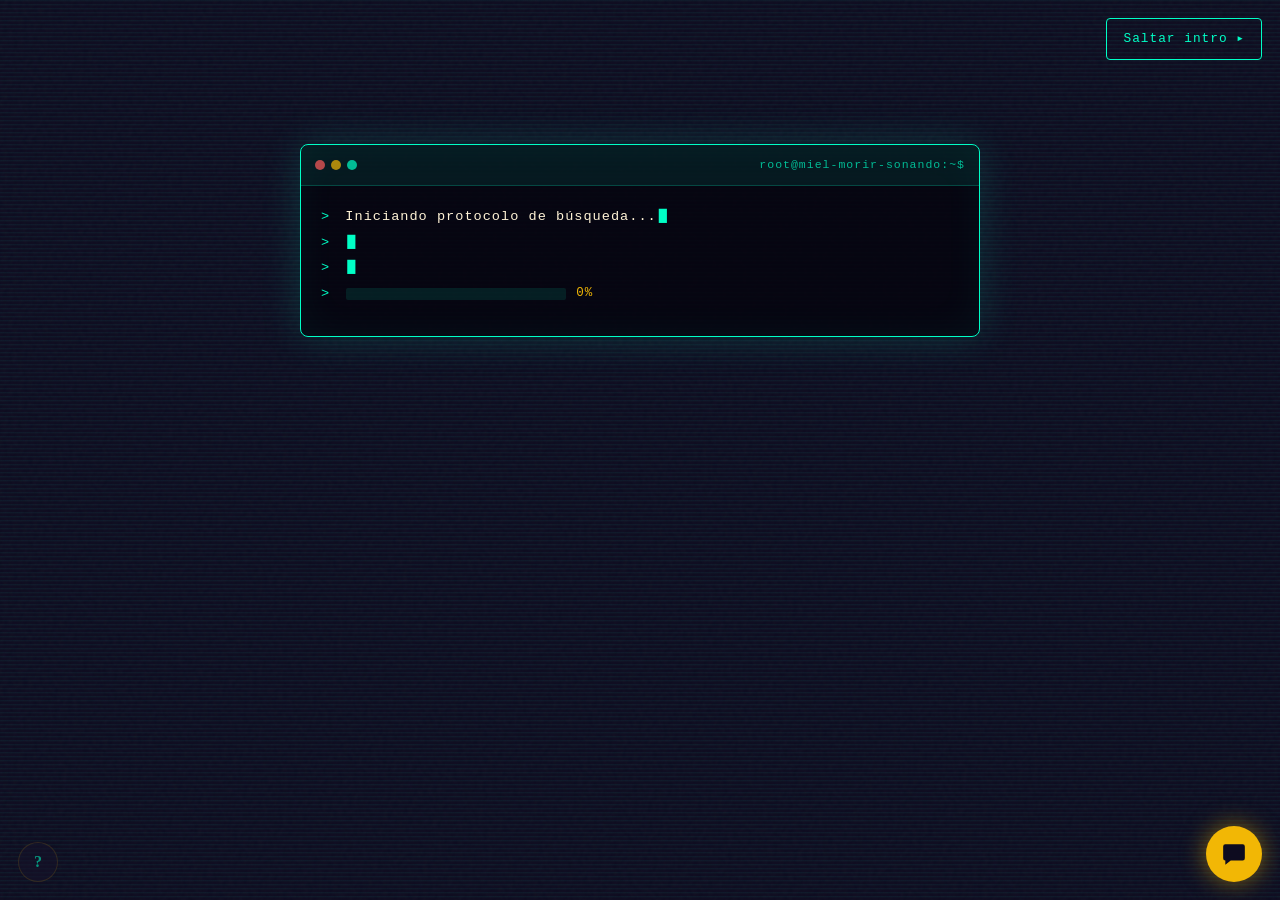
<file: index.html>
<!DOCTYPE html>
<html lang="es">
<head>
  <meta charset="UTF-8">
  <meta name="viewport" content="width=device-width, initial-scale=1.0">

  <!-- SEO básico -->
  <title>Miel &amp; Morir Soñando | Repostería Dominicana Resucitada</title>
  <meta name="description" content="Miel &amp; Morir Soñando: repostería artesanal dominicana resucitada digitalmente. Bizcochos, brownies y postres fríos con entrega a domicilio en Santo Domingo.">
  <meta name="author" content="Glimer04">
  <meta name="keywords" content="repostería dominicana, bizcocho, brownies, postres fríos, Santo Domingo, Miel y Morir Soñando">
  <meta name="theme-color" content="#0D0B1F">
  <link rel="canonical" href="https://glimer04.github.io/pyme-resurreccion-digital/">

  <!-- Open Graph (Facebook, WhatsApp, LinkedIn) -->
  <meta property="og:type" content="website">
  <meta property="og:url" content="https://glimer04.github.io/pyme-resurreccion-digital/">
  <meta property="og:title" content="Miel &amp; Morir Soñando | Repostería Dominicana">
  <meta property="og:description" content="Nos borraron de Internet y volvimos más dulces. Pide bizcochos, brownies y postres fríos con entrega a domicilio.">
  <meta property="og:image" content="https://glimer04.github.io/pyme-resurreccion-digital/img/hero-miel.jpg">
  <meta property="og:image:alt" content="Fénix dorado emergiendo de un bizcocho de miel">
  <meta property="og:locale" content="es_DO">
  <meta property="og:site_name" content="Miel &amp; Morir Soñando">

  <!-- Twitter Card -->
  <meta name="twitter:card" content="summary_large_image">
  <meta name="twitter:title" content="Miel &amp; Morir Soñando | Repostería Dominicana">
  <meta name="twitter:description" content="Nos borraron de Internet y volvimos más dulces. Pide bizcochos, brownies y postres fríos con entrega a domicilio.">
  <meta name="twitter:image" content="https://glimer04.github.io/pyme-resurreccion-digital/img/hero-miel.jpg">

  <!-- Favicon -->
  <link rel="icon" href="img/logo-miel.png" type="image/png">

  <!-- Si el visitante ya vio la intro en esta sesión, evita el parpadeo -->
  <script>
    try {
      if (sessionStorage.getItem('intro_vista') === '1' && !/[?&]intro=1/.test(location.search)) {
        document.documentElement.classList.add('intro-vista');
      }
    } catch (e) { /* sin sessionStorage: se mostrará la intro normal */ }
  </script>

  <!-- Sin JavaScript no hay intro: se muestra el sitio directamente -->
  <noscript>
    <style>
      #pantalla-error { display: none !important; }
      #sitio.oculto { display: block !important; }
    </style>
  </noscript>

  <link rel="stylesheet" href="estilos.css">
  <script src="script.js" defer></script>
</head>
<body>

  <!-- PANTALLA DE ERROR INICIAL -->
  <div id="pantalla-error" class="pantalla-error" role="region" aria-label="Pantalla de recuperación del sistema">
    <div class="scanlines" aria-hidden="true"></div>
    <div class="ruido" aria-hidden="true"></div>

    <div class="terminal-hackeo" aria-hidden="true">
      <div class="terminal-hackeo__barra">
        <span></span><span></span><span></span>
        <span class="terminal-hackeo__titulo mono">root@miel-morir-sonando:~$</span>
      </div>
      <div class="terminal-hackeo__cuerpo mono">
        <p><span class="prompt">&gt;</span> <span id="linea-1"></span><span class="cursor" id="cursor-1">█</span></p>
        <p><span class="prompt">&gt;</span> <span id="linea-2"></span><span class="cursor" id="cursor-2">█</span></p>
        <p><span class="prompt">&gt;</span> <span id="linea-3"></span><span class="cursor" id="cursor-3">█</span></p>
        <p class="terminal-hackeo__progreso">
          <span class="prompt">&gt;</span>
          <span class="barra-progreso" id="barra-progreso"></span>
          <span id="porcentaje-progreso">0%</span>
        </p>
      </div>
    </div>

    <!-- Todo esto aparece DESPUÉS de la terminal -->
    <div id="revelacion" class="revelacion">
      <h1 class="glitch" data-text="ESTA REPOSTERÍA">ESTA REPOSTERÍA</h1>
      <h2 class="glitch-sub" data-text="YA NO EXISTE.">YA NO EXISTE.</h2>
      <p class="error-texto">... o eso es lo que alguien quiere que creas.</p>

      <button id="boton-recuperar" class="boton-recuperar" type="button" aria-label="Recuperar el sistema y entrar al sitio">
        ⟳ RECUPERAR SISTEMA
      </button>
      <p class="pista mono">Haz clic para iniciar la recuperación</p>
    </div>

    <!-- El botón "Saltar intro" lo agrega script.js -->
  </div>

  <!-- SITIO PRINCIPAL (oculto al inicio) -->
  <div id="sitio" class="oculto">

    <header class="cabecera">
      <a href="index.html" class="logo" aria-label="Miel &amp; Morir Soñando — Inicio">
        <img src="img/logo-miel.png" alt="Logo de Miel &amp; Morir Soñando" class="logo__img" width="84" height="84">
        <span class="logo__texto">MIEL <span class="amp">&amp;</span> MORIR SOÑANDO</span>
      </a>

      <nav aria-label="Navegación principal">
        <a href="index.html" aria-current="page">Inicio</a>
        <a href="servicios.html">Catálogo</a>
        <a href="contacto.html">Pedidos</a>
      </nav>

      <button id="boton-tema" class="boton-tema" type="button"
              aria-label="Cambiar a modo claro" aria-pressed="false">🌙</button>
    </header>

    <main>

      <!-- HERO -->
      <section class="hero">
        <div class="hero__fondo" aria-hidden="true"></div>
        <div class="hero__contenido">
          <p class="etiqueta mono">● SISTEMA RESTAURADO // SANTO DOMINGO, RD</p>
          <h1 class="hero__titulo">
            Nos borraron.<br>
            <span class="destello">Volvimos más dulces.</span>
          </h1>
          <p class="hero__intro">
            El <strong>12 de marzo</strong> nuestra web, redes y clientes desaparecieron de Internet.
            Hoy <strong>Miel &amp; Morir Soñando</strong> renace con bizcochos artesanales,
            brownies, postres fríos y un sistema de pedidos a prueba de borrados.
          </p>
          <div class="hero__botones">
            <a class="boton boton--primario" href="servicios.html">Ver el catálogo</a>
            <a class="boton boton--fantasma" href="#historia">Leer el expediente</a>
          </div>
        </div>
      </section>

      <!-- HISTORIA DEL MISTERIO -->
      <section id="historia" class="seccion">
        <p class="etiqueta mono">// ARCHIVO_001 · EXPEDIENTE DEL INCIDENTE</p>
        <h2>¿Qué pasó con <span class="resaltado">Miel &amp; Morir Soñando</span>?</h2>
        <p class="seccion__intro">
          La noche del 12 de marzo, nuestra página web, nuestras redes sociales
          y hasta nuestro correo desaparecieron. Los clientes nos buscaban y no
          encontraban nada. Era como si nunca hubiéramos existido.
        </p>

        <div class="tarjetas">
          <article class="tarjeta">
            <span class="tarjeta__numero mono">DÍA 01</span>
            <h3>La web desapareció</h3>
            <p>Nuestro dominio dejó de responder. El hosting decía que no existía ninguna cuenta con ese nombre.</p>
          </article>
          <article class="tarjeta">
            <span class="tarjeta__numero mono">DÍA 02</span>
            <h3>Las redes también</h3>
            <p>Instagram y Facebook aparecían como "perfil no disponible". Perdimos miles de seguidores de la noche a la mañana.</p>
          </article>
          <article class="tarjeta">
            <span class="tarjeta__numero mono">DÍA 03</span>
            <h3>El USB misterioso</h3>
            <p>Encontramos un USB en la oficina. Dentro, un solo archivo de texto: <em>"Tu negocio ha sido borrado de la existencia digital. Si quieres recuperarlo, deberás reinventarlo."</em></p>
          </article>
        </div>
      </section>

      <!-- COMPROMISO CON EL CLIENTE -->
      <section id="compromiso" class="seccion">
        <p class="etiqueta mono">// ARCHIVO_004 · NUESTRO COMPROMISO</p>
        <h2>Más que postres, <span class="resaltado">una promesa</span></h2>
        <p class="seccion__intro">
          Nos borraron una vez y aprendimos la lección. Estas son las garantías que
          damos a cada cliente que confía en Miel &amp; Morir Soñando.
        </p>

        <div class="tarjetas">
          <article class="tarjeta">
            <span class="tarjeta__numero mono">01 // ENTREGA</span>
            <h3>🚚 Entrega garantizada</h3>
            <p>
              Si no llegamos en la fecha que acordamos, tu próximo pedido va por
              nuestra cuenta. Así de simple.
            </p>
          </article>

          <article class="tarjeta">
            <span class="tarjeta__numero mono">02 // FRESCURA</span>
            <h3>💯 Frescura asegurada</h3>
            <p>
              Todo se hornea el día de la entrega. Si algo no sabe como esperabas,
              te devolvemos tu dinero.
            </p>
          </article>

          <article class="tarjeta">
            <span class="tarjeta__numero mono">03 // SIEMPRE AQUÍ</span>
            <h3>📱 Nunca más desaparecemos</h3>
            <p>
              WhatsApp, web, redes y teléfono: cuatro canales para encontrarnos
              cuando necesites hacer un pedido.
            </p>
          </article>
        </div>
      </section>

      <!-- PRODUCTOS DESTACADOS -->
      <section class="seccion">
        <p class="etiqueta mono">// HORNEADOS HOY</p>
        <h2>Los <span class="resaltado">favoritos</span> de la casa</h2>
        <p class="seccion__intro">
          Los postres que nos hicieron famosos, los que los clientes pidieron
          durante los 14 días que estuvimos desaparecidos.
        </p>

        <div class="favoritos">
          <article class="favorito">
            <img class="favorito__img" src="img/productos/producto-bizcocho-miel.jpg"
                 alt="Bizcocho de miel con merengue y cereza" width="800" height="600" loading="lazy">
            <h3>Bizcocho de Miel</h3>
            <p>Bañado en miel pura dominicana, con merengue y cereza.</p>
            <p class="favorito__precio mono">RD$ 1,200</p>
          </article>

          <article class="favorito">
            <img class="favorito__img" src="img/productos/producto-brownie-fudge.jpg"
                 alt="Brownie fudge con nueces y sal marina" width="800" height="600" loading="lazy">
            <h3>Brownie Fudge</h3>
            <p>Chocolate 70%, nueces y un toque de sal marina.</p>
            <p class="favorito__precio mono">RD$ 350</p>
          </article>

          <article class="favorito">
            <img class="favorito__img" src="img/productos/producto-flan-coco.jpg"
                 alt="Flan de coco con caramelo" width="800" height="600" loading="lazy">
            <h3>Flan de Coco</h3>
            <p>Cremoso, con coco fresco y caramelo artesanal.</p>
            <p class="favorito__precio mono">RD$ 500</p>
          </article>

          <article class="favorito">
            <img class="favorito__img" src="img/productos/producto-caja-petit.jpg"
                 alt="Cajita de 6 mini postres surtidos" width="800" height="600" loading="lazy">
            <h3>Cajita Regalo</h3>
            <p>6 mini postres surtidos, perfecta para regalar.</p>
            <p class="favorito__precio mono">RD$ 800</p>
          </article>
        </div>

        <div style="text-align:center; margin-top: 40px;">
          <a class="boton boton--primario" href="servicios.html">Ver catálogo completo</a>
        </div>
      </section>

      <!-- TESTIMONIOS -->
      <section class="seccion">
        <p class="etiqueta mono">// VOCES DE NUESTROS CLIENTES</p>
        <h2>Nos <span class="resaltado">buscaron</span> sin parar</h2>
        <p class="seccion__intro">
          Cuando desaparecimos, nuestros clientes se volvieron detectives.
          Estos son algunos mensajes que nos llegaron por WhatsApp.
        </p>

        <div class="testimonios">
          <article class="testimonio">
            <p class="testimonio__texto">
              "Los llamé por días sin respuesta. Pensé que habían cerrado.
              Cuando volvieron, pedí 3 bizcochos para celebrar."
            </p>
            <p class="testimonio__autor mono">— Yamilé P., Zona Colonial</p>
          </article>

          <article class="testimonio">
            <p class="testimonio__texto">
              "Los brownies son otro nivel. Ese detalle de la sal marina
              los hace adictivos. Mi familia los pide cada domingo."
            </p>
            <p class="testimonio__autor mono">— Roberto M., Naco</p>
          </article>

          <article class="testimonio">
            <p class="testimonio__texto">
              "Me encantó que volvieran con web propia y todo. Ahora pedir
              es mucho más fácil que por WhatsApp."
            </p>
            <p class="testimonio__autor mono">— Carla D., Piantini</p>
          </article>
        </div>
      </section>

      <!-- MENSAJE DE RESURRECCIÓN -->
      <section class="seccion seccion--banner">
        <div class="banner">
          <p class="etiqueta mono">// TRANSMISIÓN RESTAURADA</p>
          <blockquote class="banner__frase">
            "Nos borraron el nombre,<br>
            <span class="destello">pero no la receta.</span>"
          </blockquote>
          <p class="banner__autor mono">— Doña Carmen, fundadora</p>
          <a class="boton boton--primario" href="contacto.html">Haz tu pedido de resurrección</a>
        </div>
      </section>

    </main>

    <footer class="pie">
      <div class="pie__grid">
        <div>
          <p class="pie__marca">MIEL <span class="amp">&amp;</span> MORIR SOÑANDO</p>
          <p class="pie__texto">Repostería artesanal dominicana. Resucitada digitalmente el 26 de marzo.</p>
        </div>
        <div>
          <h4>Explora</h4>
          <ul>
            <li><a href="index.html">Inicio</a></li>
            <li><a href="servicios.html">Catálogo</a></li>
            <li><a href="contacto.html">Pedidos</a></li>
          </ul>
        </div>
        <div>
          <h4>Contacto</h4>
          <ul>
            <li>
              <a href="https://wa.me/18095550123?text=Hola%2C%20quiero%20hacer%20un%20pedido%20en%20Miel%20%26%20Morir%20So%C3%B1ando"
                 target="_blank" rel="noopener">
                📱 WhatsApp: +1 (809) 555-0123
              </a>
            </li>
            <li>
              <a href="mailto:hola@mielmorirsonando.do?subject=Pedido%20Miel%20%26%20Morir%20So%C3%B1ando">
                ✉️ hola@mielmorirsonando.do
              </a>
            </li>
            <li>
              <a href="tel:+18095550123">☎️ +1 (809) 555-0123</a>
            </li>
            <li>Santo Domingo, República Dominicana</li>
          </ul>
        </div>
      </div>
      <p class="pie__copy mono">
        © 2026 Miel &amp; Morir Soñando · Hecho con HTML, CSS y memoria.<br>
        Proyecto académico del reto "Hackeando el Futuro de una Pyme": la historia, la marca y los testimonios son ficticios.
      </p>
      <p style="text-align:center; margin-top: 18px;">
        <a class="pie__intro-link" href="?intro=1" id="repetir-intro">🔁 Repetir la intro</a>
      </p>
    </footer>

  </div>

  <!-- EASTER EGG -->
  <button id="boton-secreto" class="boton-secreto" type="button"
          aria-label="Buscar mensaje secreto">?</button>

  <!-- CHATBOT MIEL -->
  <section id="asistente" class="asistente" aria-label="Asistente virtual Miel">
    <div class="asistente__titulo mono">MIEL // ASISTENTE DIGITAL</div>
    <div id="chat-mensajes" class="chat-mensajes" aria-live="polite">
      <p class="mensaje-bot">¡Hola! Soy Miel 🐝 ¿Qué postre se te antoja hoy?</p>
    </div>
    <form id="chat-formulario">
      <label class="solo-lectores" for="chat-entrada">Escribe tu pregunta</label>
      <input id="chat-entrada" type="text"
             placeholder="Escribe: bizcocho, precio, entrega..."
             autocomplete="off" required>
      <button type="submit" aria-label="Enviar pregunta">➤</button>
    </form>
  </section>

  <button id="boton-chat" class="boton-chat" type="button"
          aria-label="Abrir asistente virtual" aria-expanded="false">
    <svg width="26" height="26" viewBox="0 0 24 24" fill="currentColor" aria-hidden="true">
      <path d="M4 3h16a2 2 0 0 1 2 2v11a2 2 0 0 1-2 2H9l-5 4v-4H4a2 2 0 0 1-2-2V5a2 2 0 0 1 2-2z"/>
    </svg>
  </button>

</body>
</html>
</file>
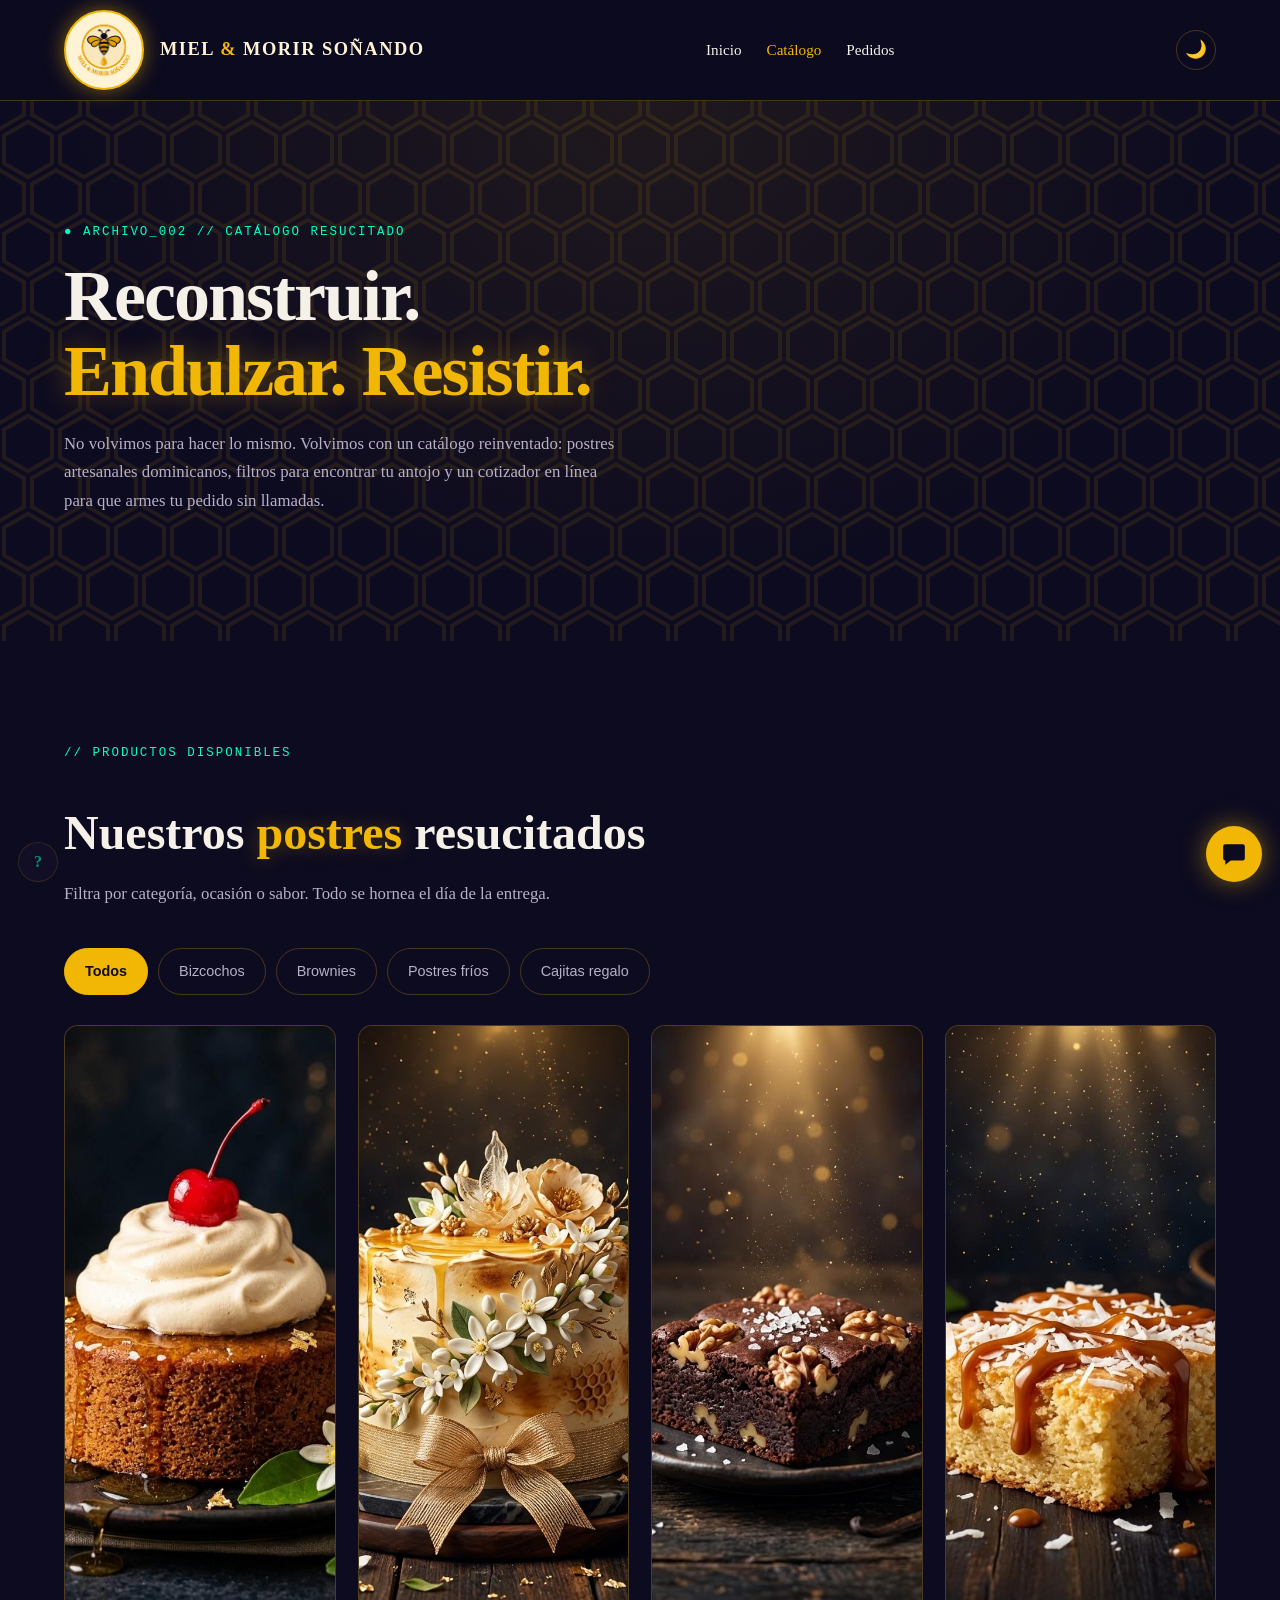
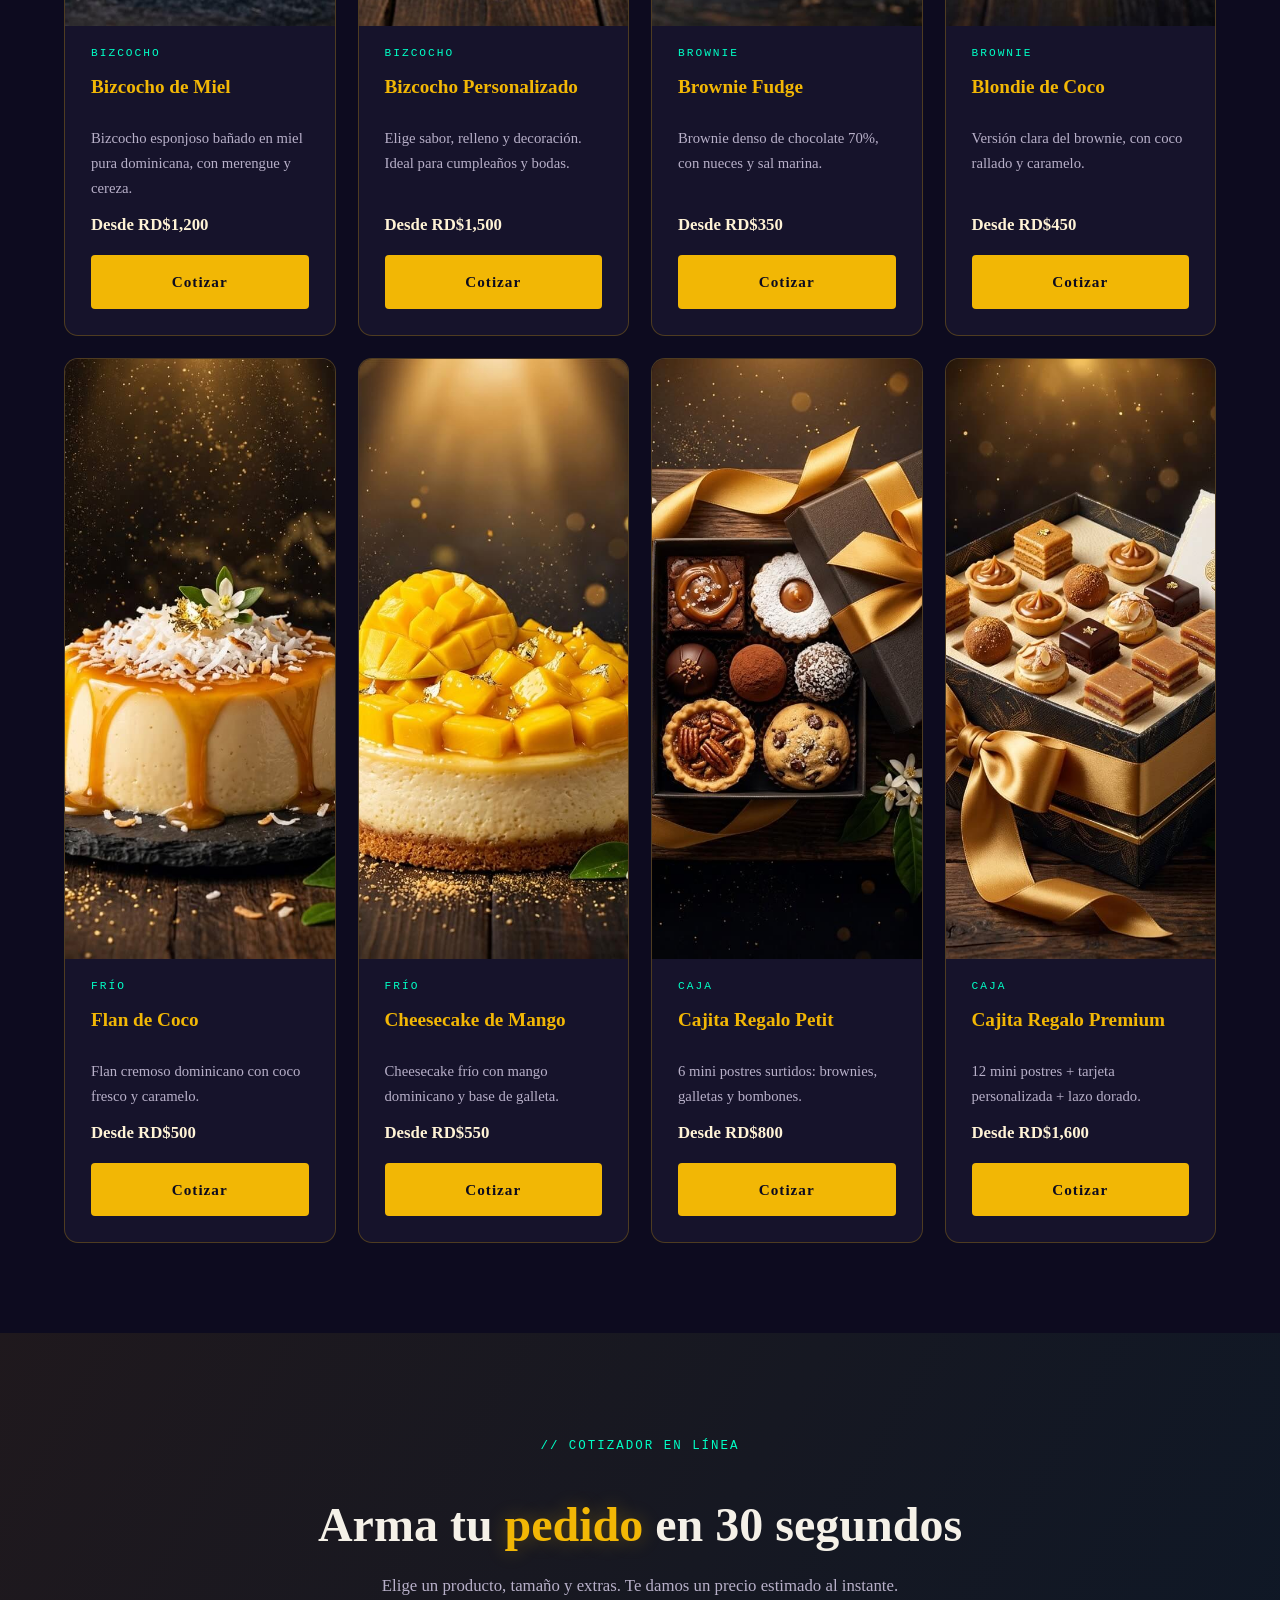
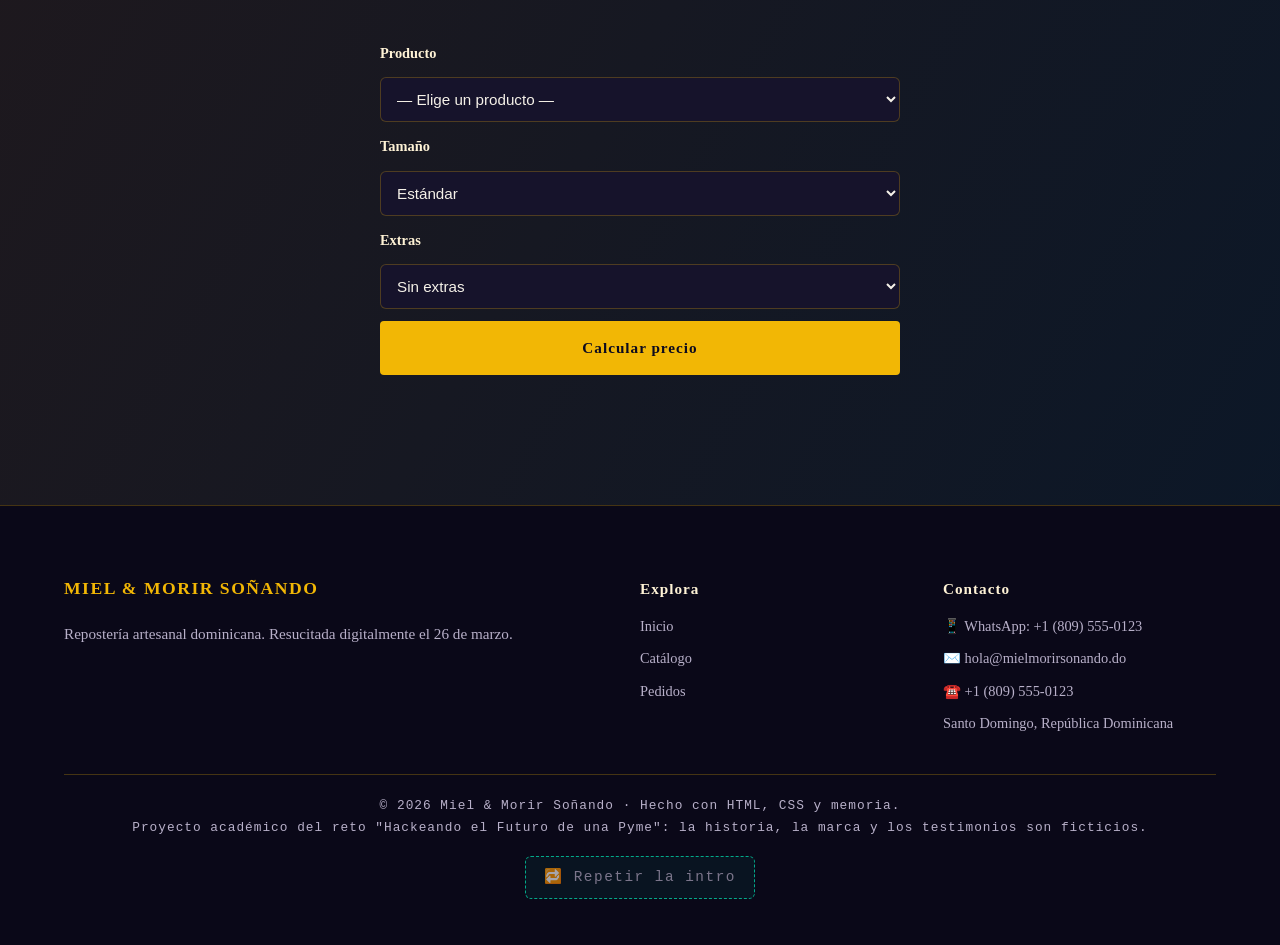
<file: servicios.html>
<!DOCTYPE html>
<html lang="es">
<head>
  <meta charset="UTF-8">
  <meta name="viewport" content="width=device-width, initial-scale=1.0">

  <title>Catálogo Reinventado | Miel &amp; Morir Soñando</title>
  <meta name="description" content="Catálogo reinventado de Miel &amp; Morir Soñando: bizcochos artesanales, brownies, postres fríos y cajitas de regalo. Cotiza tu pedido en línea.">
  <meta name="author" content="Glimer04">
  <meta name="keywords" content="catálogo repostería, bizcochos dominicanos, brownies, postres fríos, cajitas regalo">
  <meta name="theme-color" content="#0D0B1F">
  <link rel="canonical" href="https://glimer04.github.io/pyme-resurreccion-digital/servicios.html">

  <meta property="og:type" content="website">
  <meta property="og:url" content="https://glimer04.github.io/pyme-resurreccion-digital/servicios.html">
  <meta property="og:title" content="Catálogo Reinventado | Miel &amp; Morir Soñando">
  <meta property="og:description" content="Bizcochos, brownies, postres fríos y cajitas de regalo. Cotiza en línea y pide con entrega a domicilio.">
  <meta property="og:image" content="https://glimer04.github.io/pyme-resurreccion-digital/img/hero-miel.jpg">
  <meta property="og:image:alt" content="Fénix dorado emergiendo de un bizcocho de miel">
  <meta property="og:locale" content="es_DO">
  <meta property="og:site_name" content="Miel &amp; Morir Soñando">

  <meta name="twitter:card" content="summary_large_image">
  <meta name="twitter:title" content="Catálogo Reinventado | Miel &amp; Morir Soñando">
  <meta name="twitter:description" content="Bizcochos, brownies, postres fríos y cajitas de regalo. Cotiza en línea.">
  <meta name="twitter:image" content="https://glimer04.github.io/pyme-resurreccion-digital/img/hero-miel.jpg">

  <link rel="icon" href="img/logo-miel.png" type="image/png">
  <link rel="stylesheet" href="estilos.css">
  <script src="script.js" defer></script>
</head>
<body>

  <div id="sitio">

    <header class="cabecera">
      <a href="index.html" class="logo" aria-label="Miel &amp; Morir Soñando — Inicio">
        <img src="img/logo-miel.png" alt="Logo de Miel &amp; Morir Soñando" class="logo__img" width="84" height="84">
        <span class="logo__texto">MIEL <span class="amp">&amp;</span> MORIR SOÑANDO</span>
      </a>

      <nav aria-label="Navegación principal">
        <a href="index.html">Inicio</a>
        <a href="servicios.html" aria-current="page">Catálogo</a>
        <a href="contacto.html">Pedidos</a>
      </nav>

      <button id="boton-tema" class="boton-tema" type="button"
              aria-label="Cambiar a modo claro" aria-pressed="false">🌙</button>
    </header>

    <main>

      <!-- HERO SERVICIOS con patrón de colmena -->
      <section class="hero hero--catalogo hero--colmena">
        <div class="hero__contenido">
          <p class="etiqueta mono">● ARCHIVO_002 // CATÁLOGO RESUCITADO</p>
          <h1 class="hero__titulo">
            Reconstruir.<br>
            <span class="destello">Endulzar. Resistir.</span>
          </h1>
          <p class="hero__intro">
            No volvimos para hacer lo mismo. Volvimos con un catálogo reinventado:
            postres artesanales dominicanos, filtros para encontrar tu antojo
            y un cotizador en línea para que armes tu pedido sin llamadas.
          </p>
        </div>
      </section>

      <!-- CATÁLOGO CON FILTROS -->
      <section class="seccion">
        <p class="etiqueta mono">// PRODUCTOS DISPONIBLES</p>
        <h2>Nuestros <span class="resaltado">postres</span> resucitados</h2>
        <p class="seccion__intro">
          Filtra por categoría, ocasión o sabor. Todo se hornea el día de la entrega.
        </p>

        <div class="filtros" role="group" aria-label="Filtros de catálogo">
          <button class="filtro activo" data-filtro="todos" type="button" aria-pressed="true">Todos</button>
          <button class="filtro" data-filtro="bizcocho" type="button" aria-pressed="false">Bizcochos</button>
          <button class="filtro" data-filtro="brownie" type="button" aria-pressed="false">Brownies</button>
          <button class="filtro" data-filtro="frio" type="button" aria-pressed="false">Postres fríos</button>
          <button class="filtro" data-filtro="caja" type="button" aria-pressed="false">Cajitas regalo</button>
        </div>

        <div class="catalogo" id="catalogo">

          <article class="producto" data-categoria="bizcocho" data-precio="1200">
            <div class="producto__imagen">
              <img src="img/productos/producto-bizcocho-miel.jpg"
                   alt="Bizcocho de miel con merengue y cereza" width="800" height="600" loading="lazy">
            </div>
            <span class="producto__tag mono">BIZCOCHO</span>
            <h3>Bizcocho de Miel</h3>
            <p>Bizcocho esponjoso bañado en miel pura dominicana, con merengue y cereza.</p>
            <p class="producto__precio">Desde RD$1,200</p>
            <button class="boton boton--primario boton-cotizar" type="button"
                    data-producto="Bizcocho de Miel" data-base="1200"
                    aria-label="Cotizar Bizcocho de Miel">Cotizar</button>
          </article>

          <article class="producto" data-categoria="bizcocho" data-precio="1500">
            <div class="producto__imagen">
              <img src="img/productos/producto-bizcocho-personalizado.jpg"
                   alt="Bizcocho personalizado decorado para celebraciones" width="800" height="600" loading="lazy">
            </div>
            <span class="producto__tag mono">BIZCOCHO</span>
            <h3>Bizcocho Personalizado</h3>
            <p>Elige sabor, relleno y decoración. Ideal para cumpleaños y bodas.</p>
            <p class="producto__precio">Desde RD$1,500</p>
            <button class="boton boton--primario boton-cotizar" type="button"
                    data-producto="Bizcocho Personalizado" data-base="1500"
                    aria-label="Cotizar Bizcocho Personalizado">Cotizar</button>
          </article>

          <article class="producto" data-categoria="brownie" data-precio="350">
            <div class="producto__imagen">
              <img src="img/productos/producto-brownie-fudge.jpg"
                   alt="Brownie fudge con nueces y sal marina" width="800" height="600" loading="lazy">
            </div>
            <span class="producto__tag mono">BROWNIE</span>
            <h3>Brownie Fudge</h3>
            <p>Brownie denso de chocolate 70%, con nueces y sal marina.</p>
            <p class="producto__precio">Desde RD$350</p>
            <button class="boton boton--primario boton-cotizar" type="button"
                    data-producto="Brownie Fudge" data-base="350"
                    aria-label="Cotizar Brownie Fudge">Cotizar</button>
          </article>

          <article class="producto" data-categoria="brownie" data-precio="450">
            <div class="producto__imagen">
              <img src="img/productos/producto-blondie-coco.jpg"
                   alt="Blondie de coco con caramelo" width="800" height="600" loading="lazy">
            </div>
            <span class="producto__tag mono">BROWNIE</span>
            <h3>Blondie de Coco</h3>
            <p>Versión clara del brownie, con coco rallado y caramelo.</p>
            <p class="producto__precio">Desde RD$450</p>
            <button class="boton boton--primario boton-cotizar" type="button"
                    data-producto="Blondie de Coco" data-base="450"
                    aria-label="Cotizar Blondie de Coco">Cotizar</button>
          </article>

          <article class="producto" data-categoria="frio" data-precio="500">
            <div class="producto__imagen">
              <img src="img/productos/producto-flan-coco.jpg"
                   alt="Flan de coco con caramelo" width="800" height="600" loading="lazy">
            </div>
            <span class="producto__tag mono">FRÍO</span>
            <h3>Flan de Coco</h3>
            <p>Flan cremoso dominicano con coco fresco y caramelo.</p>
            <p class="producto__precio">Desde RD$500</p>
            <button class="boton boton--primario boton-cotizar" type="button"
                    data-producto="Flan de Coco" data-base="500"
                    aria-label="Cotizar Flan de Coco">Cotizar</button>
          </article>

          <article class="producto" data-categoria="frio" data-precio="550">
            <div class="producto__imagen">
              <img src="img/productos/producto-cheesecake-mango.jpg"
                   alt="Cheesecake de mango con base de galleta" width="800" height="600" loading="lazy">
            </div>
            <span class="producto__tag mono">FRÍO</span>
            <h3>Cheesecake de Mango</h3>
            <p>Cheesecake frío con mango dominicano y base de galleta.</p>
            <p class="producto__precio">Desde RD$550</p>
            <button class="boton boton--primario boton-cotizar" type="button"
                    data-producto="Cheesecake de Mango" data-base="550"
                    aria-label="Cotizar Cheesecake de Mango">Cotizar</button>
          </article>

          <article class="producto" data-categoria="caja" data-precio="800">
            <div class="producto__imagen">
              <img src="img/productos/producto-caja-petit.jpg"
                   alt="Cajita de 6 mini postres surtidos" width="800" height="600" loading="lazy">
            </div>
            <span class="producto__tag mono">CAJA</span>
            <h3>Cajita Regalo Petit</h3>
            <p>6 mini postres surtidos: brownies, galletas y bombones.</p>
            <p class="producto__precio">Desde RD$800</p>
            <button class="boton boton--primario boton-cotizar" type="button"
                    data-producto="Cajita Regalo Petit" data-base="800"
                    aria-label="Cotizar Cajita Regalo Petit">Cotizar</button>
          </article>

          <article class="producto" data-categoria="caja" data-precio="1600">
            <div class="producto__imagen">
              <img src="img/productos/producto-caja-premium.jpg"
                   alt="Cajita premium de 12 mini postres con lazo dorado" width="800" height="600" loading="lazy">
            </div>
            <span class="producto__tag mono">CAJA</span>
            <h3>Cajita Regalo Premium</h3>
            <p>12 mini postres + tarjeta personalizada + lazo dorado.</p>
            <p class="producto__precio">Desde RD$1,600</p>
            <button class="boton boton--primario boton-cotizar" type="button"
                    data-producto="Cajita Regalo Premium" data-base="1600"
                    aria-label="Cotizar Cajita Regalo Premium">Cotizar</button>
          </article>

        </div>
      </section>

      <!-- COTIZADOR -->
      <section id="cotizador-seccion" class="seccion seccion--banner">
        <div class="banner">
          <p class="etiqueta mono">// COTIZADOR EN LÍNEA</p>
          <h2>Arma tu <span class="resaltado">pedido</span> en 30 segundos</h2>
          <p class="seccion__intro" style="margin-left:auto;margin-right:auto;">
            Elige un producto, tamaño y extras. Te damos un precio estimado al instante.
          </p>

          <form id="cotizador" class="cotizador" aria-label="Cotizador de precios">
            <label for="producto-cotizar">Producto</label>
            <select id="producto-cotizar" name="producto" required>
              <option value="">— Elige un producto —</option>
              <option value="Bizcocho de Miel|1200">Bizcocho de Miel (RD$1,200)</option>
              <option value="Bizcocho Personalizado|1500">Bizcocho Personalizado (RD$1,500)</option>
              <option value="Brownie Fudge|350">Brownie Fudge (RD$350)</option>
              <option value="Blondie de Coco|450">Blondie de Coco (RD$450)</option>
              <option value="Flan de Coco|500">Flan de Coco (RD$500)</option>
              <option value="Cheesecake de Mango|550">Cheesecake de Mango (RD$550)</option>
              <option value="Cajita Regalo Petit|800">Cajita Regalo Petit (RD$800)</option>
              <option value="Cajita Regalo Premium|1600">Cajita Regalo Premium (RD$1,600)</option>
            </select>

            <label for="porciones-cotizar">Tamaño</label>
            <select id="porciones-cotizar" name="porciones">
              <option value="1">Estándar</option>
              <option value="1.5">Grande (+50%)</option>
              <option value="2">Extra grande (+100%)</option>
            </select>

            <label for="extras-cotizar">Extras</label>
            <select id="extras-cotizar" name="extras">
              <option value="0">Sin extras</option>
              <option value="150">Mensaje personalizado (RD$150)</option>
              <option value="250">Decoración temática (RD$250)</option>
              <option value="400">Entrega express (RD$400)</option>
            </select>

            <button type="submit" class="boton boton--primario">Calcular precio</button>
          </form>

          <div id="resultado-cotizador" class="resultado-cotizador" aria-live="polite" role="status"></div>

          <a id="boton-ir-pedido" class="boton boton--primario boton-ir-pedido"
             href="contacto.html" style="display: none;"
             aria-label="Ir a hacer el pedido">
            🛒 IR A HACER MI PEDIDO
          </a>
        </div>
      </section>

    </main>

    <footer class="pie">
      <div class="pie__grid">
        <div>
          <p class="pie__marca">MIEL <span class="amp">&amp;</span> MORIR SOÑANDO</p>
          <p class="pie__texto">Repostería artesanal dominicana. Resucitada digitalmente el 26 de marzo.</p>
        </div>
        <div>
          <h4>Explora</h4>
          <ul>
            <li><a href="index.html">Inicio</a></li>
            <li><a href="servicios.html">Catálogo</a></li>
            <li><a href="contacto.html">Pedidos</a></li>
          </ul>
        </div>
        <div>
          <h4>Contacto</h4>
          <ul>
            <li>
              <a href="https://wa.me/18095550123?text=Hola%2C%20quiero%20hacer%20un%20pedido%20en%20Miel%20%26%20Morir%20So%C3%B1ando"
                 target="_blank" rel="noopener">📱 WhatsApp: +1 (809) 555-0123</a>
            </li>
            <li>
              <a href="mailto:hola@mielmorirsonando.do?subject=Pedido%20Miel%20%26%20Morir%20So%C3%B1ando">
                ✉️ hola@mielmorirsonando.do
              </a>
            </li>
            <li><a href="tel:+18095550123">☎️ +1 (809) 555-0123</a></li>
            <li>Santo Domingo, República Dominicana</li>
          </ul>
        </div>
      </div>
      <p class="pie__copy mono">
        © 2026 Miel &amp; Morir Soñando · Hecho con HTML, CSS y memoria.<br>
        Proyecto académico del reto "Hackeando el Futuro de una Pyme": la historia, la marca y los testimonios son ficticios.
      </p>
      <p style="text-align:center; margin-top: 18px;">
        <a class="pie__intro-link" href="?intro=1" id="repetir-intro">🔁 Repetir la intro</a>
      </p>
    </footer>

  </div>

  <button id="boton-secreto" class="boton-secreto" type="button"
          aria-label="Buscar mensaje secreto">?</button>

  <section id="asistente" class="asistente" aria-label="Asistente virtual Miel">
    <div class="asistente__titulo mono">MIEL // ASISTENTE DIGITAL</div>
    <div id="chat-mensajes" class="chat-mensajes" aria-live="polite">
      <p class="mensaje-bot">¡Hola! Soy Miel 🐝 ¿Buscas algún postre en especial?</p>
    </div>
    <form id="chat-formulario">
      <label class="solo-lectores" for="chat-entrada">Escribe tu pregunta</label>
      <input id="chat-entrada" type="text" placeholder="Escribe: bizcocho, precio, entrega..."
             autocomplete="off" required>
      <button type="submit" aria-label="Enviar pregunta">➤</button>
    </form>
  </section>

  <button id="boton-chat" class="boton-chat" type="button"
          aria-label="Abrir asistente virtual" aria-expanded="false">
    <svg width="26" height="26" viewBox="0 0 24 24" fill="currentColor" aria-hidden="true">
      <path d="M4 3h16a2 2 0 0 1 2 2v11a2 2 0 0 1-2 2H9l-5 4v-4H4a2 2 0 0 1-2-2V5a2 2 0 0 1 2-2z"/>
    </svg>
  </button>

</body>
</html>
</file>
<file: estilos.css>
/* ==============================================================
   MIEL & MORIR SOÑANDO — estilos.css (versión final)
   Índice:
    1. Base y variables
    2. Pantalla de error / intro
    3. Cabecera y logo
    4. Hero, botones, secciones, tarjetas, banner
    5. Favoritos y testimonios
    6. Catálogo, filtros y cotizador
    7. Pedidos: pruebas, formulario, descuento, mapa
    8. Footer, botón secreto, ventana del secreto, chatbot
   9. Modo claro
   10. Responsive
   11. Accesibilidad (foco y reducir movimiento)
   ============================================================== */

/* ============ 1. BASE Y VARIABLES ============ */
:root {
  --fondo: #0D0B1F;
  --panel: #16132b;
  --texto: #f5f1e8;
  --secundario: #b8b0c9;
  --dorado: #F2B705;          /* fondos, bordes y brillos */
  --dorado-texto: #F2B705;    /* dorado para texto (en modo claro se oscurece) */
  --caramelo: #8B4513;
  --crema: #FFF3D6;
  --menta: #00FFC6;
  --borde: rgba(242, 183, 5, 0.25);
}

* { box-sizing: border-box; }

html {
  scroll-behavior: smooth;
  scroll-padding-top: 110px;   /* el header fijo no tapa los enlaces #ancla */
}

body {
  margin: 0;
  background: var(--fondo);
  color: var(--texto);
  font-family: 'Georgia', 'Times New Roman', serif;
  line-height: 1.7;
  transition: background 0.3s, color 0.3s;
  overflow-x: hidden;
}

a { color: var(--dorado-texto); }

button, input, select, textarea { font: inherit; }

.mono {
  font-family: 'Courier New', monospace;
  letter-spacing: 1px;
}

.oculto { display: none !important; }

/* Si ya se vio la intro en esta sesión, no se muestra ni un destello */
.intro-vista #pantalla-error { display: none !important; }
.intro-vista #sitio.oculto { display: block !important; }

.solo-lectores {
  position: absolute; width: 1px; height: 1px;
  overflow: hidden; clip-path: inset(50%);
}

/* ============ 2. PANTALLA DE ERROR / INTRO ============ */
/* La intro es siempre oscura, aunque el sitio esté en modo claro */
.pantalla-error {
  --texto: #f5f1e8;
  --secundario: #b8b0c9;
  --dorado: #F2B705;
  --dorado-texto: #F2B705;
  --crema: #FFF3D6;
  --menta: #00FFC6;
  --borde: rgba(242, 183, 5, 0.25);

  min-height: 100vh;
  display: flex;
  flex-direction: column;
  justify-content: center;
  align-items: center;
  padding: 25px;
  text-align: center;
  position: relative;
  overflow: hidden;
  color: var(--texto);
  background:
    repeating-linear-gradient(0deg, transparent 0 3px, rgba(0, 255, 198, 0.03) 4px),
    #0D0B1F;
  animation: flicker 8s infinite;
}

.scanlines {
  position: absolute;
  inset: 0;
  background: repeating-linear-gradient(
    0deg,
    rgba(0,0,0,0) 0px,
    rgba(0,0,0,0) 2px,
    rgba(0,255,198,0.04) 3px,
    rgba(0,255,198,0.04) 4px
  );
  pointer-events: none;
  animation: scan 8s linear infinite;
}

@keyframes scan {
  from { transform: translateY(0); }
  to { transform: translateY(10px); }
}

@keyframes flicker {
  0%, 100% { opacity: 1; }
  41% { opacity: 1; }
  42% { opacity: 0.92; }
  43% { opacity: 1; }
  92% { opacity: 0.96; }
  93% { opacity: 1; }
}

/* Ruido estático de fondo */
.ruido {
  position: absolute;
  inset: 0;
  background-image: url("data:image/svg+xml,%3Csvg viewBox='0 0 200 200' xmlns='http://www.w3.org/2000/svg'%3E%3Cfilter id='n'%3E%3CfeTurbulence type='fractalNoise' baseFrequency='0.9' numOctaves='2'/%3E%3C/filter%3E%3Crect width='100%25' height='100%25' filter='url(%23n)' opacity='0.08'/%3E%3C/svg%3E");
  pointer-events: none;
  opacity: 0.4;
  animation: ruidoAnimado 0.5s steps(4) infinite;
  z-index: 1;
}

@keyframes ruidoAnimado {
  0% { transform: translate(0, 0); }
  25% { transform: translate(-2%, 1%); }
  50% { transform: translate(1%, -2%); }
  75% { transform: translate(-1%, 2%); }
  100% { transform: translate(2%, -1%); }
}

/* Botón "Saltar intro" (lo crea script.js) */
.boton-saltar {
  position: absolute;
  top: 18px;
  right: 18px;
  z-index: 3;
  padding: 9px 16px;
  background: transparent;
  color: var(--menta);
  border: 1px solid var(--menta);
  border-radius: 4px;
  font-size: 0.8rem;
  letter-spacing: 1px;
  cursor: pointer;
  transition: background 0.2s, color 0.2s;
}

.boton-saltar:hover {
  background: var(--menta);
  color: #0D0B1F;
}

/* Terminal falsa */
.terminal-hackeo {
  position: relative;
  z-index: 2;
  width: min(680px, 92vw);
  background: rgba(5, 4, 15, 0.85);
  border: 1px solid var(--menta);
  border-radius: 8px;
  box-shadow:
    0 0 40px rgba(0, 255, 198, 0.15),
    inset 0 0 40px rgba(0, 255, 198, 0.05);
  margin-bottom: 40px;
  text-align: left;
  overflow: hidden;
}

.terminal-hackeo__barra {
  display: flex;
  align-items: center;
  gap: 6px;
  padding: 10px 14px;
  background: rgba(0, 255, 198, 0.08);
  border-bottom: 1px solid rgba(0, 255, 198, 0.2);
}

.terminal-hackeo__barra > span:not(.terminal-hackeo__titulo) {
  width: 10px;
  height: 10px;
  border-radius: 50%;
  background: var(--dorado);
  opacity: 0.7;
}

.terminal-hackeo__barra > span:nth-child(1) { background: #ff5c5c; }
.terminal-hackeo__barra > span:nth-child(2) { background: #f2b705; }
.terminal-hackeo__barra > span:nth-child(3) { background: #00ffc6; }

.terminal-hackeo__titulo {
  margin-left: auto;
  color: var(--menta);
  font-size: 0.72rem;
  opacity: 0.7;
}

.terminal-hackeo__cuerpo {
  padding: 18px 20px;
  font-size: 0.85rem;
  line-height: 1.9;
  color: var(--crema);
  min-height: 150px;
}

.terminal-hackeo__cuerpo p {
  margin: 0;
  white-space: pre-wrap;
  word-break: break-word;
}

.prompt {
  color: var(--menta);
  margin-right: 6px;
}

.cursor {
  display: inline-block;
  color: var(--menta);
  animation: parpadeo 0.8s steps(2) infinite;
  margin-left: 2px;
}

@keyframes parpadeo {
  0%, 50% { opacity: 1; }
  51%, 100% { opacity: 0; }
}

/* Barra de progreso */
.terminal-hackeo__progreso {
  display: flex;
  align-items: center;
  gap: 10px;
  margin-top: 6px;
}

.barra-progreso {
  display: inline-block;
  width: 220px;
  height: 12px;
  background: linear-gradient(90deg, var(--menta) 0%, var(--menta) 100%);
  background-size: 0% 100%;
  background-repeat: no-repeat;
  background-color: rgba(0, 255, 198, 0.1);
  border-radius: 2px;
  transition: background-size 0.3s ease;
}

#porcentaje-progreso {
  color: var(--dorado-texto);
  font-size: 0.78rem;
  min-width: 40px;
}

/* Revelación después de la terminal */
.revelacion {
  position: relative;
  z-index: 2;
  opacity: 0;
  transform: translateY(20px);
  transition: opacity 1s ease, transform 1s ease;
  text-align: center;
  pointer-events: none;
}

.revelacion.visible {
  opacity: 1;
  transform: translateY(0);
  pointer-events: auto;
}

.revelacion h1,
.revelacion h2 {
  transition: text-shadow 0.5s ease;
}

.revelacion.visible h1,
.revelacion.visible h2 {
  animation: interferencia 3s infinite;
}

.pantalla-error h1,
.pantalla-error h2 {
  font-size: clamp(2.2rem, 7vw, 5rem);
  line-height: 1.05;
  margin: 5px 0;
  color: var(--crema);
  text-shadow: 3px 0 var(--menta), -3px 0 rgba(242, 183, 5, 0.4);
}

.pantalla-error h2 { color: var(--dorado-texto); }

@keyframes interferencia {
  0%, 90%, 100% { transform: translate(0); }
  92% { transform: translate(-3px, 1px); }
  94% { transform: translate(3px, -1px); }
  96% { transform: translate(-2px, 0); }
}

.error-texto {
  color: var(--secundario);
  font-style: italic;
  max-width: 500px;
  margin: 20px auto;
}

.revelacion .error-texto {
  opacity: 0;
  transition: opacity 0.8s ease 0.3s;
}

.revelacion.visible .error-texto { opacity: 1; }

.boton-recuperar {
  margin-top: 15px;
  padding: 16px 32px;
  color: #0D0B1F;
  background: var(--dorado);
  border: 0;
  font-weight: bold;
  font-family: 'Courier New', monospace;
  letter-spacing: 2px;
  cursor: pointer;
  box-shadow: 0 0 25px rgba(242, 183, 5, 0.35);
  transition: transform 0.2s, box-shadow 0.2s;
}

.boton-recuperar:hover {
  transform: translateY(-3px) scale(1.03);
  box-shadow: 0 0 40px rgba(242, 183, 5, 0.6);
}

.revelacion .boton-recuperar {
  opacity: 0;
  transform: scale(0.9);
  transition: opacity 0.5s ease 0.6s, transform 0.5s ease 0.6s;
}

.revelacion.visible .boton-recuperar {
  opacity: 1;
  transform: scale(1);
}

.pista {
  color: var(--menta);
  font-size: 0.8rem;
  margin-top: 25px;
  opacity: 0.7;
}

.revelacion .pista {
  opacity: 0;
  transition: opacity 0.5s ease 0.8s;
}

.revelacion.visible .pista { opacity: 0.7; }

/* ============ 3. CABECERA Y LOGO ============ */
.cabecera {
  display: flex;
  align-items: center;
  justify-content: space-between;
  padding: 10px 5%;
  background: rgba(13, 11, 31, 0.95);
  backdrop-filter: blur(10px);
  border-bottom: 1px solid var(--borde);
  position: sticky;
  top: 0;
  z-index: 100;
}

.logo {
  display: flex;
  align-items: center;
  gap: 16px;
  text-decoration: none;
}

.logo__img {
  display: block;
  height: 80px;
  width: 80px;
  object-fit: contain;        /* el logo se ve completo, sin recortes */
  border-radius: 50%;
  background: #FFF3D6;
  padding: 0;
  border: 2px solid var(--dorado);
  box-shadow: 0 0 20px rgba(242, 183, 5, 0.5);
  transition: transform 0.3s, box-shadow 0.3s;
}

.logo:hover .logo__img {
  transform: rotate(8deg) scale(1.05);
  box-shadow: 0 0 30px rgba(242, 183, 5, 0.8);
}

.logo__texto {
  font-size: 1.15rem;
  font-weight: bold;
  letter-spacing: 1.5px;
  color: var(--crema);
}

.amp { color: var(--dorado-texto); }

.cabecera nav {
  display: flex;
  gap: 25px;
}

.cabecera nav a {
  color: var(--texto);
  text-decoration: none;
  font-size: 0.95rem;
  transition: color 0.2s;
}

.cabecera nav a:hover,
.cabecera nav a[aria-current="page"] {
  color: var(--dorado-texto);
}

.boton-tema {
  background: transparent;
  color: var(--texto);
  border: 1px solid var(--borde);
  border-radius: 50%;
  width: 40px;
  height: 40px;
  cursor: pointer;
  font-size: 1.1rem;
  transition: transform 0.2s, border-color 0.2s;
}

.boton-tema:hover {
  transform: rotate(20deg);
  border-color: var(--dorado);
}

/* ============ 4. HERO, BOTONES, SECCIONES, TARJETAS, BANNER ============ */
.hero {
  position: relative;
  min-height: 92vh;
  display: flex;
  align-items: center;
  padding: 60px 5%;
  overflow: hidden;
}

.hero--catalogo {
  min-height: 60vh;
  background: linear-gradient(180deg, rgba(242,183,5,0.05), transparent);
}

.hero__fondo {
  position: absolute;
  inset: 0;
  background-image: url('img/hero-miel.jpg');
  background-size: cover;
  background-position: center;
  opacity: 0.55;
  z-index: 0;
}

.hero__fondo::after {
  content: '';
  position: absolute;
  inset: 0;
  background: linear-gradient(
    90deg,
    #0D0B1F 0%,
    rgba(13, 11, 31, 0.85) 35%,
    rgba(13, 11, 31, 0.2) 70%,
    rgba(13, 11, 31, 0.5) 100%
  );
}

.hero__contenido {
  position: relative;
  z-index: 1;
  max-width: 620px;
}

.etiqueta {
  color: var(--menta);
  font-size: 0.78rem;
  letter-spacing: 2px;
  margin-bottom: 15px;
}

.hero__titulo {
  font-size: clamp(2.5rem, 6vw, 4.5rem);
  line-height: 1.05;
  letter-spacing: -2px;
  margin: 10px 0 20px;
}

.destello {
  color: var(--dorado-texto);
  text-shadow: 0 0 30px rgba(242, 183, 5, 0.4);
}

.hero__intro {
  color: var(--secundario);
  font-size: 1.05rem;
  max-width: 560px;
}

.hero__botones {
  margin-top: 30px;
  display: flex;
  gap: 15px;
  flex-wrap: wrap;
}

/* Botones */
.boton {
  display: inline-block;
  padding: 14px 26px;
  font-weight: bold;
  text-decoration: none;
  border-radius: 4px;
  letter-spacing: 1px;
  transition: transform 0.2s, box-shadow 0.2s;
  cursor: pointer;
  border: 0;
  font-size: 0.95rem;
}

.boton--primario {
  background: var(--dorado);
  color: #0D0B1F;
}

.boton--primario:hover {
  transform: translateY(-3px);
  box-shadow: 0 0 30px rgba(242, 183, 5, 0.5);
}

.boton--fantasma {
  background: transparent;
  color: var(--crema);
  border: 1px solid var(--borde);
}

.boton--fantasma:hover {
  border-color: var(--dorado);
  color: var(--dorado-texto);
}

/* Secciones */
.seccion { padding: 90px 5%; }

.seccion h2 {
  font-size: clamp(2rem, 4vw, 3rem);
  line-height: 1.15;
  margin-bottom: 20px;
}

.resaltado {
  color: var(--dorado-texto);
  text-shadow: 0 0 20px rgba(242, 183, 5, 0.3);
}

.seccion__intro {
  color: var(--secundario);
  max-width: 750px;
  font-size: 1.05rem;
  margin-bottom: 40px;
}

/* Tarjetas */
.tarjetas {
  display: grid;
  grid-template-columns: repeat(3, minmax(0, 1fr));
  gap: 22px;
  margin-top: 30px;
}

.tarjeta {
  padding: 28px;
  background: var(--panel);
  border: 1px solid var(--borde);
  border-radius: 12px;
  transition: transform 0.3s, border-color 0.3s;
}

.tarjeta:hover {
  transform: translateY(-8px);
  border-color: var(--dorado);
}

.tarjeta__numero {
  color: var(--menta);
  font-size: 0.75rem;
  letter-spacing: 2px;
}

.tarjeta h3 {
  color: var(--dorado-texto);
  margin: 10px 0;
  font-size: 1.3rem;
}

.tarjeta p { color: var(--secundario); }

/* Banner */
.seccion--banner {
  background: linear-gradient(120deg, rgba(242, 183, 5, 0.08), rgba(0, 255, 198, 0.05));
  text-align: center;
}

.banner {
  max-width: 800px;
  margin: 0 auto;
}

.banner__frase {
  font-size: clamp(1.8rem, 4vw, 3rem);
  line-height: 1.2;
  margin: 20px 0;
  font-style: italic;
  color: var(--crema);
}

.banner__autor {
  color: var(--dorado-texto);
  margin-bottom: 30px;
  font-size: 0.9rem;
  letter-spacing: 2px;
}

/* Tarjetas de pruebas del incidente */
.tarjeta--prueba {
  position: relative;
  overflow: hidden;
}

.tarjeta--prueba::before {
  content: '';
  position: absolute;
  top: 0;
  left: 0;
  width: 3px;
  height: 100%;
  background: var(--menta);
  opacity: 0.6;
}

.tarjeta__meta {
  display: block;
  margin-top: 12px;
  padding-top: 12px;
  border-top: 1px dashed var(--borde);
  color: var(--dorado-texto);
  font-size: 0.75rem;
  letter-spacing: 1.5px;
}

.nota-mono {
  margin-top: 30px;
  padding: 16px 20px;
  background: rgba(0, 255, 198, 0.06);
  border-left: 3px solid var(--menta);
  border-radius: 6px;
  color: var(--secundario);
  font-size: 0.85rem;
  line-height: 1.6;
}

/* ============ 5. FAVORITOS Y TESTIMONIOS ============ */
.favoritos {
  display: grid;
  grid-template-columns: repeat(auto-fill, minmax(230px, 1fr));
  gap: 22px;
  margin-top: 40px;
}

.favorito {
  padding: 32px 22px;
  background: var(--panel);
  border: 1px solid var(--borde);
  border-radius: 16px;
  text-align: center;
  transition: transform 0.3s, border-color 0.3s, box-shadow 0.3s;
  position: relative;
  overflow: hidden;
}

.favorito::before {
  content: '';
  position: absolute;
  top: 0;
  left: 0;
  width: 100%;
  height: 4px;
  background: linear-gradient(90deg, var(--dorado), var(--menta));
  z-index: 1;
}

.favorito:hover {
  transform: translateY(-8px);
  border-color: var(--dorado);
  box-shadow: 0 12px 30px rgba(242, 183, 5, 0.15);
}

.favorito__img {
  display: block;
  width: calc(100% + 44px);
  max-width: none;
  margin: -32px -22px 18px;
  aspect-ratio: 4 / 3;
  object-fit: cover;
  background: var(--panel);
}

.favorito h3 {
  color: var(--dorado-texto);
  margin: 10px 0;
  font-size: 1.15rem;
}

.favorito p {
  color: var(--secundario);
  font-size: 0.9rem;
  margin-bottom: 15px;
}

.favorito__precio {
  display: inline-block;
  padding: 6px 14px;
  background: rgba(242, 183, 5, 0.12);
  border: 1px solid var(--dorado);
  border-radius: 20px;
  color: var(--dorado-texto);
  font-weight: bold;
  font-size: 0.85rem;
  letter-spacing: 1px;
}

.testimonios {
  display: grid;
  grid-template-columns: repeat(3, minmax(0, 1fr));
  gap: 22px;
  margin-top: 40px;
}

.testimonio {
  padding: 28px;
  background: var(--panel);
  border: 1px solid var(--borde);
  border-left: 4px solid var(--dorado);
  border-radius: 10px;
  transition: transform 0.3s, border-color 0.3s;
}

.testimonio:hover {
  transform: translateX(6px);
  border-left-color: var(--menta);
}

.testimonio__texto {
  font-style: italic;
  color: var(--crema);
  line-height: 1.7;
  font-size: 0.95rem;
  margin-bottom: 18px;
  position: relative;
  padding-left: 20px;
}

.testimonio__texto::before {
  content: '"';
  position: absolute;
  left: 0;
  top: -10px;
  font-size: 3rem;
  color: var(--dorado);
  opacity: 0.4;
  font-family: Georgia, serif;
}

.testimonio__autor {
  color: var(--menta);
  font-size: 0.8rem;
  letter-spacing: 1px;
}

/* ============ 6. CATÁLOGO, FILTROS Y COTIZADOR ============ */
.filtros {
  display: flex;
  flex-wrap: wrap;
  gap: 10px;
  margin: 30px 0;
}

.filtro {
  padding: 10px 20px;
  background: transparent;
  color: var(--secundario);
  border: 1px solid var(--borde);
  border-radius: 30px;
  cursor: pointer;
  font-family: Arial, sans-serif;
  font-size: 0.9rem;
  transition: all 0.25s;
}

.filtro:hover {
  color: var(--dorado-texto);
  border-color: var(--dorado);
}

.filtro.activo {
  background: var(--dorado);
  color: #0D0B1F;
  border-color: var(--dorado);
  font-weight: bold;
}

.catalogo {
  display: grid;
  grid-template-columns: repeat(auto-fill, minmax(260px, 1fr));
  gap: 22px;
  margin-top: 20px;
}

.producto {
  padding: 26px;
  background: var(--panel);
  border: 1px solid var(--borde);
  border-radius: 14px;
  transition: transform 0.3s, border-color 0.3s;
  display: flex;
  flex-direction: column;
  overflow: hidden;
}

.producto:hover {
  transform: translateY(-6px);
  border-color: var(--dorado);
}

.producto.oculto-producto { display: none; }

.producto__imagen {
  margin: -26px -26px 18px;   /* la foto ocupa todo el ancho de la tarjeta */
  padding: 0;
  font-size: 0;
}

.producto__imagen img {
  display: block;
  width: 100%;
  aspect-ratio: 4 / 3;
  object-fit: cover;
  background: var(--panel);
  transition: transform 0.4s;
}

.producto:hover .producto__imagen img { transform: scale(1.06); }

.producto__tag {
  color: var(--menta);
  font-size: 0.7rem;
  letter-spacing: 2px;
}

.producto h3 {
  color: var(--dorado-texto);
  margin: 8px 0;
  font-size: 1.2rem;
}

.producto p {
  color: var(--secundario);
  font-size: 0.92rem;
  margin-bottom: 10px;
}

.producto__precio {
  color: var(--crema) !important;
  font-weight: bold;
  font-size: 1.05rem !important;
  margin-top: auto;
  margin-bottom: 15px !important;
}

/* Cotizador */
.cotizador {
  display: flex;
  flex-direction: column;
  gap: 12px;
  max-width: 520px;
  margin: 30px auto 20px;
  text-align: left;
}

.cotizador label {
  font-weight: bold;
  color: var(--crema);
  font-size: 0.9rem;
}

.cotizador select,
.cotizador input {
  padding: 12px;
  color: var(--texto);
  background: var(--panel);
  border: 1px solid var(--borde);
  border-radius: 6px;
  font-family: Arial, sans-serif;
  font-size: 0.95rem;
}

.cotizador select:focus,
.cotizador input:focus {
  outline: none;
  border-color: var(--dorado);
  box-shadow: 0 0 0 3px rgba(242, 183, 5, 0.2);
}

.resultado-cotizador {
  margin: 20px auto 0;
  padding: 20px;
  background: rgba(242, 183, 5, 0.1);
  border: 1px solid var(--dorado);
  border-radius: 12px;
  font-size: 1.1rem;
  color: var(--crema);
  min-height: 20px;
  max-width: 520px;
  text-align: left;
}

.resultado-cotizador:empty {
  padding: 0;
  border: 0;
  background: none;
}

.resultado-cotizador strong {
  color: var(--dorado-texto);
  font-size: 1.4rem;
}

.resultado-cotizador small { font-size: 0.8rem; color: var(--secundario); }

.boton-ir-pedido {
  display: inline-block;
  margin: 25px auto 0;
  padding: 16px 32px;
  font-size: 1rem;
  animation: pulsoBoton 2s infinite;
}

@keyframes pulsoBoton {
  0%, 100% { box-shadow: 0 0 25px rgba(242, 183, 5, 0.4); }
  50% { box-shadow: 0 0 45px rgba(242, 183, 5, 0.8); }
}

/* ============ 7. PEDIDOS: FORMULARIO, DESCUENTO Y MAPA ============ */
#formulario-contacto {
  display: flex;
  flex-direction: column;
  gap: 12px;
  max-width: 620px;
  margin: 30px auto 20px;
  text-align: left;
}

#formulario-contacto label {
  font-weight: bold;
  color: var(--crema);
  font-size: 0.9rem;
  letter-spacing: 0.5px;
}

#formulario-contacto input,
#formulario-contacto select,
#formulario-contacto textarea {
  width: 100%;
  padding: 12px 14px;
  color: var(--texto);
  background: var(--panel);
  border: 1px solid var(--borde);
  border-radius: 6px;
  font-family: Arial, sans-serif;
  font-size: 0.95rem;
  transition: border-color 0.2s, box-shadow 0.2s;
}

#formulario-contacto input:focus,
#formulario-contacto select:focus,
#formulario-contacto textarea:focus {
  outline: none;
  border-color: var(--dorado);
  box-shadow: 0 0 0 3px rgba(242, 183, 5, 0.2);
}

#formulario-contacto input:not(:placeholder-shown):invalid {
  border-color: #ff5c5c;
}

#formulario-contacto textarea {
  resize: vertical;
  min-height: 100px;
}

#formulario-contacto .boton {
  margin-top: 10px;
  align-self: flex-start;
}

.estado-formulario {
  margin-top: 10px;
  padding: 12px 16px;
  border-radius: 6px;
  font-size: 0.9rem;
  display: none;
}

.estado-formulario.exito {
  display: block;
  background: rgba(0, 255, 198, 0.12);
  border-left: 3px solid var(--menta);
  color: var(--crema);
}

.estado-formulario.error {
  display: block;
  background: rgba(255, 92, 92, 0.12);
  border-left: 3px solid #ff5c5c;
  color: var(--crema);
}

/* Código de descuento */
.codigo-descuento-wrap {
  display: flex;
  gap: 10px;
  align-items: stretch;
}

.codigo-descuento-wrap input {
  flex: 1;
  text-transform: uppercase;
  letter-spacing: 1px;
}

.boton-aplicar {
  padding: 0 22px;
  background: var(--menta);
  color: #0D0B1F;
  border: 0;
  border-radius: 6px;
  font-weight: bold;
  cursor: pointer;
  font-size: 0.9rem;
  letter-spacing: 1px;
  transition: transform 0.2s, box-shadow 0.2s;
}

body.modo-claro .boton-aplicar { background: var(--menta); color: #ffffff; }

.boton-aplicar:hover {
  transform: translateY(-2px);
  box-shadow: 0 0 20px rgba(0, 255, 198, 0.4);
}

.boton-aplicar:disabled {
  background: #4a4a4a;
  color: #bdbdbd;
  cursor: not-allowed;
  transform: none;
  box-shadow: none;
}

.estado-codigo {
  margin: 8px 0 0;
  font-size: 0.88rem;
  padding: 10px 14px;
  border-radius: 6px;
  display: none;
}

.estado-codigo.valido {
  display: block;
  background: rgba(0, 255, 198, 0.12);
  border-left: 3px solid var(--menta);
  color: var(--crema);
}

.estado-codigo.invalido {
  display: block;
  background: rgba(255, 92, 92, 0.12);
  border-left: 3px solid #ff5c5c;
  color: var(--crema);
}

.estado-codigo.usado {
  display: block;
  background: rgba(242, 183, 5, 0.1);
  border-left: 3px solid var(--dorado);
  color: var(--secundario);
}

/* Mapa */
.mapa {
  width: 100%;
  height: 420px;
  border-radius: 14px;
  border: 1px solid var(--borde);
  box-shadow: 0 0 40px rgba(242, 183, 5, 0.1);
  margin-top: 20px;
  z-index: 1;
}

.leaflet-popup-content-wrapper {
  background: var(--panel) !important;
  color: var(--texto) !important;
  border-radius: 10px !important;
  border: 1px solid var(--dorado) !important;
}

.leaflet-popup-tip { background: var(--panel) !important; }

.leaflet-popup-content {
  font-family: Arial, sans-serif;
  font-size: 0.9rem;
  line-height: 1.5;
}

.leaflet-popup-content strong {
  color: var(--dorado-texto);
  display: block;
  margin-bottom: 4px;
}

/* ============ 8. FOOTER, BOTÓN SECRETO, VENTANA DEL SECRETO, CHATBOT ============ */
.pie {
  padding: 50px 5% 30px;
  border-top: 1px solid var(--borde);
  background: #0a0818;
}

.pie__grid {
  display: grid;
  grid-template-columns: 2fr 1fr 1fr;
  gap: 30px;
  margin-bottom: 30px;
}

.pie__marca {
  font-size: 1.1rem;
  font-weight: bold;
  color: var(--dorado-texto);
  letter-spacing: 1.5px;
}

.pie__texto { color: var(--secundario); font-size: 0.95rem; }

.pie h4 {
  color: var(--crema);
  margin-bottom: 12px;
  font-size: 0.95rem;
  letter-spacing: 1px;
}

.pie ul {
  list-style: none;
  padding: 0;
  margin: 0;
}

.pie li { margin-bottom: 8px; color: var(--secundario); font-size: 0.9rem; }

.pie a {
  color: var(--secundario);
  text-decoration: none;
  font-size: 0.9rem;
  transition: color 0.2s;
}

.pie a:hover { color: var(--dorado-texto); }

.pie__copy {
  text-align: center;
  color: var(--secundario);
  font-size: 0.8rem;
  line-height: 1.7;
  padding-top: 20px;
  border-top: 1px solid var(--borde);
}

/* Botón del easter egg */
.boton-secreto {
  position: fixed;
  left: 18px;
  bottom: 18px;
  width: 40px;
  height: 40px;
  border: 1px solid var(--borde);
  border-radius: 50%;
  background: var(--panel);
  color: var(--menta);
  font-weight: bold;
  cursor: pointer;
  z-index: 10;
  opacity: 0.55;
  transition: opacity 0.3s, transform 0.3s;
}

.boton-secreto:hover,
.boton-secreto:focus-visible {
  opacity: 1;
  transform: scale(1.1);
}

/* Ventana de la receta secreta */
.secreto {
  padding: 0;
  max-width: min(440px, calc(100vw - 32px));
  background: var(--panel);
  color: var(--texto);
  border: 1px solid var(--dorado);
  border-radius: 16px;
  font-family: inherit;
  box-shadow: 0 0 60px rgba(242, 183, 5, 0.25);
}

.secreto::backdrop {
  background: rgba(13, 11, 31, 0.75);
  backdrop-filter: blur(3px);
}

.secreto__contenido { padding: 28px; }

.secreto h2 {
  margin: 0 0 12px;
  color: var(--dorado-texto);
  font-size: 1.35rem;
  line-height: 1.25;
}

.secreto p { margin: 0 0 10px; }
.secreto ul { margin: 0 0 14px; padding-left: 22px; color: var(--secundario); }

.secreto code {
  padding: 2px 8px;
  background: rgba(0, 255, 198, 0.12);
  color: var(--menta);
  border-radius: 4px;
  font-family: 'Courier New', monospace;
  font-size: 1.05rem;
  font-weight: bold;
  letter-spacing: 1px;
}

.secreto .boton { margin-top: 8px; }

/* Chatbot */
.asistente {
  position: fixed;
  right: 18px;
  bottom: 88px;
  z-index: 20;
  width: min(360px, calc(100vw - 36px));
  background: var(--panel);
  border: 1px solid var(--menta);
  border-radius: 14px;
  box-shadow: 0 0 40px rgba(0, 255, 198, 0.15);
  overflow: hidden;
  display: none;
}

.asistente.abierto { display: block; }

.asistente__titulo {
  padding: 14px 18px;
  background: rgba(0, 255, 198, 0.1);
  color: var(--menta);
  font-size: 0.8rem;
  letter-spacing: 2px;
  border-bottom: 1px solid var(--borde);
}

.chat-mensajes {
  padding: 16px;
  max-height: 320px;
  overflow-y: auto;
  display: flex;
  flex-direction: column;
  gap: 10px;
}

.mensaje-bot, .mensaje-usuario {
  margin: 0;
  padding: 10px 14px;
  border-radius: 10px;
  font-size: 0.9rem;
  line-height: 1.5;
  max-width: 85%;
  font-family: Arial, sans-serif;
}

.mensaje-bot {
  background: rgba(0, 255, 198, 0.08);
  color: var(--crema);
  align-self: flex-start;
}

.mensaje-usuario {
  background: var(--dorado);
  color: #0D0B1F;
  align-self: flex-end;
}

#chat-formulario {
  display: flex;
  border-top: 1px solid var(--borde);
}

#chat-formulario:focus-within { box-shadow: inset 0 0 0 2px var(--menta); }

#chat-entrada {
  flex: 1;
  min-width: 0;
  padding: 14px;
  background: transparent;
  border: 0;
  color: var(--texto);
  outline: none;
  font-family: Arial, sans-serif;
  font-size: 0.9rem;
}

#chat-formulario button {
  padding: 0 20px;
  background: var(--menta);
  color: #0D0B1F;
  border: 0;
  cursor: pointer;
  font-weight: bold;
  font-size: 1.1rem;
}

body.modo-claro #chat-formulario button { color: #ffffff; }

.boton-chat {
  position: fixed;
  right: 18px;
  bottom: 18px;
  z-index: 21;
  width: 56px;
  height: 56px;
  display: grid;
  place-items: center;
  border: 0;
  border-radius: 50%;
  background: var(--dorado);
  color: #0D0B1F;
  cursor: pointer;
  box-shadow: 0 0 25px rgba(242, 183, 5, 0.5);
  transition: transform 0.2s;
}

.boton-chat:hover { transform: scale(1.1); }

/* ============ 9. MODO CLARO ============ */
body.modo-claro {
  --fondo: #fdfaf3;
  --panel: #ffffff;
  --texto: #2a1f14;
  --secundario: #6b5744;
  --crema: #2a1f14;          /* en modo claro el "crema" pasa a ser el color de texto fuerte */
  --dorado: #b8770a;
  --dorado-texto: #8f5a00;   /* dorado oscuro: contraste 5.5:1 sobre blanco */
  --menta: #007a5e;
  --borde: rgba(139, 69, 19, 0.3);
}

body.modo-claro .cabecera {
  background: rgba(253, 250, 243, 0.95);
  border-bottom: 1px solid rgba(184, 119, 10, 0.3);
}

body.modo-claro .hero__intro,
body.modo-claro .seccion__intro { color: #4a3826; }

body.modo-claro .destello { text-shadow: 0 0 20px rgba(184, 119, 10, 0.25); }

body.modo-claro .hero__fondo { opacity: 0.35; }

body.modo-claro .hero__fondo::after {
  background: linear-gradient(
    90deg,
    #fdfaf3 0%,
    rgba(253, 250, 243, 0.9) 40%,
    rgba(253, 250, 243, 0.4) 75%,
    rgba(253, 250, 243, 0.6) 100%
  );
}

body.modo-claro .pie { background: #f5efe4; }

body.modo-claro .boton-chat,
body.modo-claro .boton-secreto { box-shadow: 0 2px 12px rgba(0, 0, 0, 0.2); }

body.modo-claro .secreto::backdrop { background: rgba(42, 31, 20, 0.55); }

/* ============ 10. RESPONSIVE ============ */
@media (max-width: 900px) {
  .testimonios { grid-template-columns: 1fr; }
}

@media (max-width: 780px) {
  html { scroll-padding-top: 150px; }

  .cabecera {
    flex-wrap: wrap;
    gap: 12px;
    padding: 12px 5%;
  }

  .cabecera nav {
    order: 3;
    width: 100%;
    justify-content: space-between;
    gap: 8px;
  }

  .logo__img { height: 56px; width: 56px; }
  .logo__texto { font-size: 0.85rem; }

  .hero { min-height: 80vh; padding: 60px 6%; }
  .hero--catalogo { min-height: 60vh; }
  .hero__titulo { letter-spacing: -1px; }

  .tarjetas { grid-template-columns: 1fr; }
  .seccion { padding: 60px 6%; }
  .pie__grid { grid-template-columns: 1fr; }

  .mapa { height: 300px; }
  #formulario-contacto { padding: 0 4px; }
  .nota-mono { font-size: 0.8rem; padding: 14px 16px; }
}

@media (max-width: 600px) {
  .terminal-hackeo__cuerpo { font-size: 0.75rem; padding: 14px; }
  .barra-progreso { width: 120px; }
  .boton-saltar { top: 12px; right: 12px; }
}

/* ============ 11. ACCESIBILIDAD ============ */
:focus-visible {
  outline: 3px solid var(--menta);
  outline-offset: 3px;
}

/* Quien pide "reducir movimiento" no ve parpadeos, glitch ni transiciones */
@media (prefers-reduced-motion: reduce) {
  html { scroll-behavior: auto; }

  *, *::before, *::after {
    animation: none !important;
    transition: none !important;
  }

  .ruido, .scanlines { display: none; }
}

/* ============ ENLACE "REPETIR INTRO" (solo para presentación) ============ */
.pie__intro-link {
  display: inline-block;
  padding: 8px 18px;
  background: rgba(0, 255, 198, 0.08);
  border: 1px dashed var(--menta);
  border-radius: 6px;
  color: var(--menta);
  font-family: 'Courier New', monospace;
  font-size: 0.78rem;
  letter-spacing: 1.5px;
  text-decoration: none;
  opacity: 0.65;
  transition: opacity 0.25s, background 0.25s, border-style 0.25s;
}

.pie__intro-link:hover,
.pie__intro-link:focus-visible {
  opacity: 1;
  background: rgba(0, 255, 198, 0.15);
  border-style: solid;
}

body.modo-claro .pie__intro-link {
  background: rgba(0, 122, 94, 0.08);
  border-color: var(--menta);
  color: var(--menta);
}

/* ============ PRODUCTOS ADICIONALES EN EL PEDIDO ============ */
.productos-adicionales {
  display: flex;
  flex-direction: column;
  gap: 10px;
  margin-bottom: 8px;
}

.producto-adicional {
  display: grid;
  grid-template-columns: 1fr 80px 44px;
  gap: 8px;
  align-items: center;
  padding: 12px;
  background: rgba(242, 183, 5, 0.06);
  border: 1px solid var(--borde);
  border-radius: 8px;
  animation: aparecerProducto 0.35s ease;
}

@keyframes aparecerProducto {
  from { opacity: 0; transform: translateY(-8px); }
  to { opacity: 1; transform: translateY(0); }
}

.producto-adicional__select,
.producto-adicional__cantidad {
  padding: 10px;
  color: var(--texto);
  background: var(--panel);
  border: 1px solid var(--borde);
  border-radius: 6px;
  font-family: Arial, sans-serif;
  font-size: 0.9rem;
}

.producto-adicional__select:focus,
.producto-adicional__cantidad:focus {
  outline: none;
  border-color: var(--dorado);
}

.producto-adicional__quitar {
  display: grid;
  place-items: center;
  width: 44px;
  height: 44px;
  background: rgba(255, 92, 92, 0.15);
  color: #ff5c5c;
  border: 1px solid rgba(255, 92, 92, 0.4);
  border-radius: 6px;
  cursor: pointer;
  font-size: 1rem;
  font-weight: bold;
  transition: background 0.2s, transform 0.2s;
}

.producto-adicional__quitar:hover {
  background: rgba(255, 92, 92, 0.3);
  transform: scale(1.05);
}

.boton-agregar {
  display: inline-block;
  align-self: flex-start;
  margin-bottom: 10px;
  padding: 10px 18px;
  background: transparent;
  color: var(--menta);
  border: 1px dashed var(--menta);
  border-radius: 6px;
  cursor: pointer;
  font-family: 'Courier New', monospace;
  font-size: 0.85rem;
  letter-spacing: 1px;
  transition: background 0.25s, border-style 0.25s;
}

.boton-agregar:hover {
  background: rgba(0, 255, 198, 0.1);
  border-style: solid;
}

body.modo-claro .boton-agregar {
  color: var(--menta);
  border-color: var(--menta);
}

@media (max-width: 600px) {
  .producto-adicional {
    grid-template-columns: 1fr 60px 40px;
    gap: 6px;
    padding: 10px;
  }
  .producto-adicional__quitar { width: 40px; height: 40px; }
  .boton-agregar { font-size: 0.78rem; padding: 9px 14px; }
}

/* ============================================================
   FONDOS TEMÁTICOS PARA CATÁLOGO Y PEDIDOS (Fase 9.6)
   Catálogo → patrón colmena (hexágonos dorados)
   Pedidos  → código binario verde-menta
   ============================================================ */

/* ---- Catálogo: patrón de colmena dorada ---- */
.hero--colmena {
  background-color: #0D0B1F;
  background-image:
    radial-gradient(ellipse at 50% 0%, rgba(242, 183, 5, 0.08) 0%, transparent 65%),
    url("data:image/svg+xml,%3Csvg width='28' height='49' viewBox='0 0 28 49' xmlns='http://www.w3.org/2000/svg'%3E%3Cg fill='%23F2B705' fill-opacity='0.09' fill-rule='evenodd'%3E%3Cpath d='M13.99 9.25l13 7.5v15l-13 7.5L1 31.75v-15l12.99-7.5zM3 17.9v12.7l10.99 6.34 11-6.35V17.9l-11-6.34L3 17.9zM0 15l12.98-7.5V0h-2v6.35L0 12.69v2.3zm0 18.5L12.98 41v8h-2v-6.85L0 35.81v-2.3zM15 0v7.5L27.99 15H28v-2.31h-.01L17 6.35V0h-2zm0 49v-8l12.99-7.5H28v2.31h-.01L17 42.15V49h-2z'/%3E%3C/g%3E%3C/svg%3E");
  background-size: auto, 56px 98px;
  background-repeat: no-repeat, repeat;
}

/* ---- Pedidos: código binario verde-menta ---- */
.hero--binario {
  background-color: #0D0B1F;
  background-image:
    linear-gradient(180deg, rgba(0, 255, 198, 0.05) 0%, transparent 65%),
    url("data:image/svg+xml,%3Csvg xmlns='http://www.w3.org/2000/svg' width='80' height='80' viewBox='0 0 80 80'%3E%3Cg font-family='Courier New, monospace' font-size='11' fill='%2300FFC6' opacity='0.16'%3E%3Ctext x='2' y='12'>1</text%3E%3Ctext x='22' y='12'>0</text%3E%3Ctext x='42' y='12'>1</text%3E%3Ctext x='62' y='12'>1</text%3E%3Ctext x='2' y='24'>0</text%3E%3Ctext x='22' y='24'>1</text%3E%3Ctext x='42' y='24'>0</text%3E%3Ctext x='62' y='24'>0</text%3E%3Ctext x='2' y='36'>1</text%3E%3Ctext x='22' y='36'>1</text%3E%3Ctext x='42' y='36'>0</text%3E%3Ctext x='62' y='36'>1</text%3E%3Ctext x='2' y='48'>0</text%3E%3Ctext x='22' y='48'>0</text%3E%3Ctext x='42' y='48'>1</text%3E%3Ctext x='62' y='48'>0</text%3E%3Ctext x='2' y='60'>1</text%3E%3Ctext x='22' y='60'>0</text%3E%3Ctext x='42' y='60'>1</text%3E%3Ctext x='62' y='60'>1</text%3E%3Ctext x='2' y='72'>0</text%3E%3Ctext x='22' y='72'>1</text%3E%3Ctext x='42' y='72'>0</text%3E%3Ctext x='62' y='72'>1</text%3E%3C/g%3E%3C/svg%3E");
  background-size: auto, 80px 80px;
  background-repeat: no-repeat, repeat;
}

/* ---- Modo claro: versiones con colores adaptados ---- */
body.modo-claro .hero--colmena {
  background-color: #fdfaf3;
  background-image:
    radial-gradient(ellipse at 50% 0%, rgba(184, 119, 10, 0.07) 0%, transparent 65%),
    url("data:image/svg+xml,%3Csvg width='28' height='49' viewBox='0 0 28 49' xmlns='http://www.w3.org/2000/svg'%3E%3Cg fill='%23b8770a' fill-opacity='0.1' fill-rule='evenodd'%3E%3Cpath d='M13.99 9.25l13 7.5v15l-13 7.5L1 31.75v-15l12.99-7.5zM3 17.9v12.7l10.99 6.34 11-6.35V17.9l-11-6.34L3 17.9zM0 15l12.98-7.5V0h-2v6.35L0 12.69v2.3zm0 18.5L12.98 41v8h-2v-6.85L0 35.81v-2.3zM15 0v7.5L27.99 15H28v-2.31h-.01L17 6.35V0h-2zm0 49v-8l12.99-7.5H28v2.31h-.01L17 42.15V49h-2z'/%3E%3C/g%3E%3C/svg%3E");
  background-size: auto, 56px 98px;
  background-repeat: no-repeat, repeat;
}

body.modo-claro .hero--binario {
  background-color: #fdfaf3;
  background-image:
    linear-gradient(180deg, rgba(0, 122, 94, 0.06) 0%, transparent 65%),
    url("data:image/svg+xml,%3Csvg xmlns='http://www.w3.org/2000/svg' width='80' height='80' viewBox='0 0 80 80'%3E%3Cg font-family='Courier New, monospace' font-size='11' fill='%23007a5e' opacity='0.2'%3E%3Ctext x='2' y='12'>1</text%3E%3Ctext x='22' y='12'>0</text%3E%3Ctext x='42' y='12'>1</text%3E%3Ctext x='62' y='12'>1</text%3E%3Ctext x='2' y='24'>0</text%3E%3Ctext x='22' y='24'>1</text%3E%3Ctext x='42' y='24'>0</text%3E%3Ctext x='62' y='24'>0</text%3E%3Ctext x='2' y='36'>1</text%3E%3Ctext x='22' y='36'>1</text%3E%3Ctext x='42' y='36'>0</text%3E%3Ctext x='62' y='36'>1</text%3E%3Ctext x='2' y='48'>0</text%3E%3Ctext x='22' y='48'>0</text%3E%3Ctext x='42' y='48'>1</text%3E%3Ctext x='62' y='48'>0</text%3E%3Ctext x='2' y='60'>1</text%3E%3Ctext x='22' y='60'>0</text%3E%3Ctext x='42' y='60'>1</text%3E%3Ctext x='62' y='60'>1</text%3E%3Ctext x='2' y='72'>0</text%3E%3Ctext x='22' y='72'>1</text%3E%3Ctext x='42' y='72'>0</text%3E%3Ctext x='62' y='72'>1</text%3E%3C/g%3E%3C/svg%3E");
  background-size: auto, 80px 80px;
  background-repeat: no-repeat, repeat;
}
</file>
